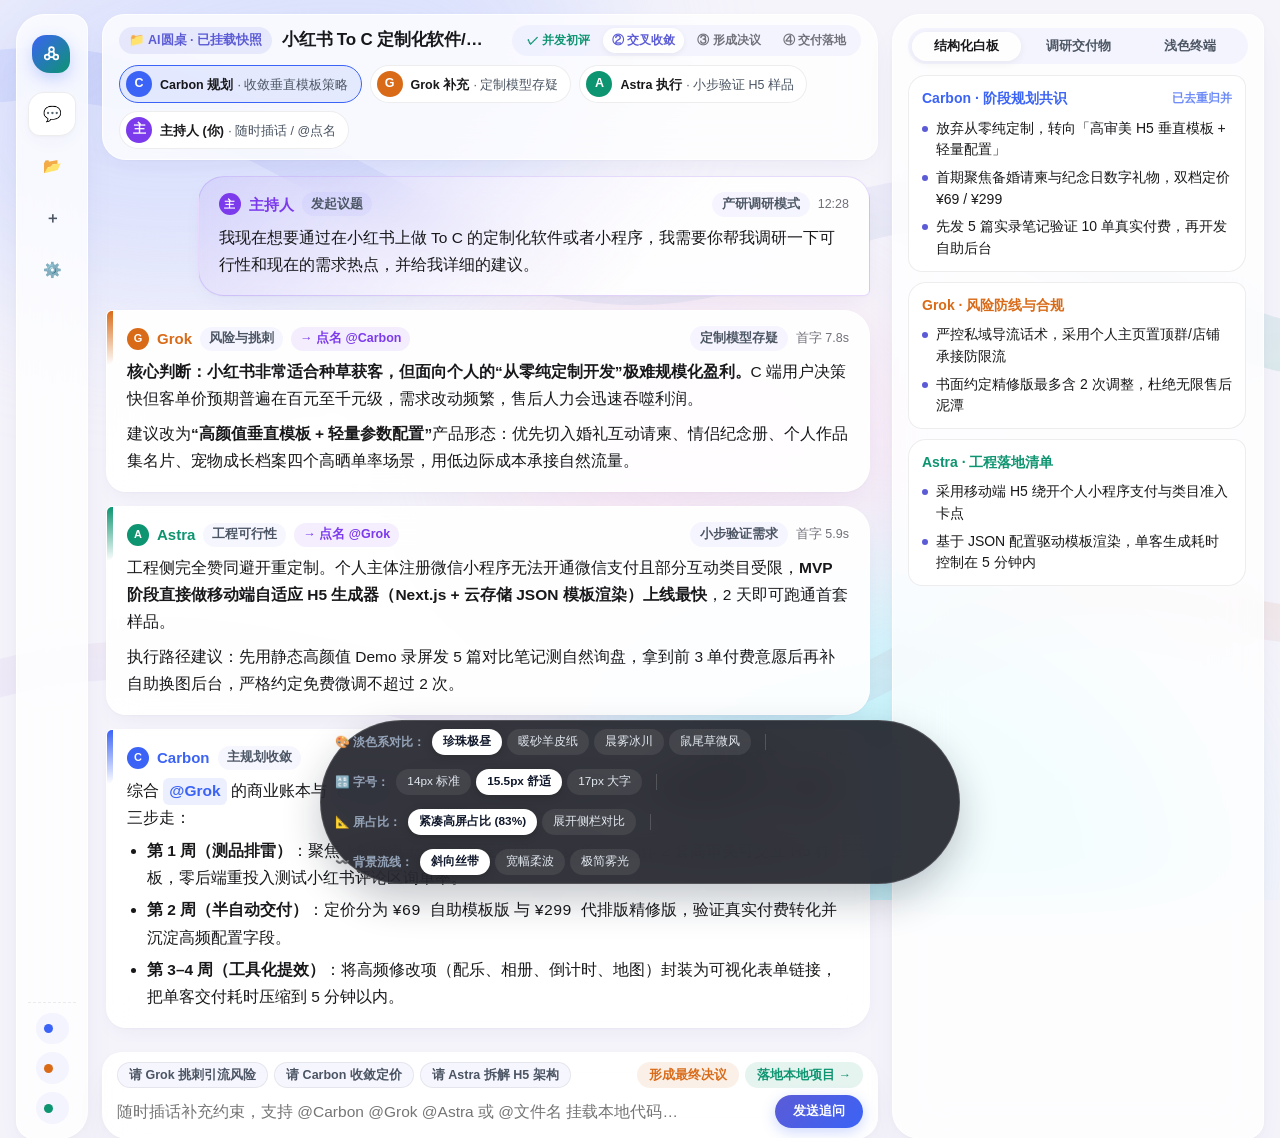
<file: ui_preview.html>
<!DOCTYPE html>
<html lang="zh-CN" data-palette="pearl" data-fontsize="comfort" data-density="compact" data-bgstyle="ribbon">
<head>
  <meta charset="UTF-8" />
  <meta name="viewport" content="width=device-width, initial-scale=1.0" />
  <title>AI圆桌 — 浅色流线型不对称 UI 交互对比预览</title>
  <style>
    /* ==================== 1. 四套浅色主题色系变量 ==================== */
    :root,
    [data-palette="pearl"] {
      --palette-name: "珍珠极昼 · 灵动流体";
      --bg-canvas: #f5f4fb;
      --bg-island: rgba(255, 255, 255, 0.78);
      --bg-island-strong: rgba(255, 255, 255, 0.92);
      --bg-subtle: rgba(99, 102, 241, 0.055);
      --bg-hover: rgba(99, 102, 241, 0.09);
      --bg-code: #eef0f8;
      --border-glass: rgba(255, 255, 255, 0.85);
      --border-hairline: rgba(24, 24, 27, 0.075);
      --border-strong: rgba(99, 102, 241, 0.22);

      --text-main: #18181b;
      --text-sub: #4b5563;
      --text-muted: #71717a;

      --accent: #5b5bd6;
      --accent-soft: rgba(91, 91, 214, 0.11);

      --carbon-c: #3b63f6;
      --carbon-soft: rgba(59, 99, 246, 0.1);
      --grok-c: #d96b18;
      --grok-soft: rgba(217, 107, 24, 0.1);
      --astra-c: #0d9470;
      --astra-soft: rgba(13, 148, 112, 0.1);
      --chair-c: #7c3aed;
      --chair-soft: rgba(124, 58, 237, 0.085);

      --ribbon-a: #c7d2fe;
      --ribbon-b: #a5f3fc;
      --ribbon-c: #fbcfe8;
      --shadow-island: 0 18px 42px -12px rgba(49, 46, 129, 0.08), 0 2px 10px rgba(15, 23, 42, 0.03);
      --shadow-card: 0 8px 24px -8px rgba(49, 46, 129, 0.065), 0 1px 3px rgba(15, 23, 42, 0.03);
    }

    [data-palette="alabaster"] {
      --palette-name: "暖砂羊皮纸 · 人文护眼";
      --bg-canvas: #faf6ef;
      --bg-island: rgba(255, 253, 248, 0.82);
      --bg-island-strong: rgba(255, 253, 250, 0.95);
      --bg-subtle: rgba(180, 83, 9, 0.05);
      --bg-hover: rgba(180, 83, 9, 0.09);
      --bg-code: #f2ece1;
      --border-glass: rgba(255, 255, 255, 0.88);
      --border-hairline: rgba(41, 37, 36, 0.085);
      --border-strong: rgba(194, 65, 12, 0.22);

      --text-main: #1c1917;
      --text-sub: #57534e;
      --text-muted: #78716c;

      --accent: #b45309;
      --accent-soft: rgba(180, 83, 9, 0.11);

      --carbon-c: #3749b8;
      --carbon-soft: rgba(55, 73, 184, 0.09);
      --grok-c: #c2410c;
      --grok-soft: rgba(194, 65, 12, 0.095);
      --astra-c: #0f766e;
      --astra-soft: rgba(15, 118, 110, 0.095);
      --chair-c: #9a3412;
      --chair-soft: rgba(154, 52, 18, 0.08);

      --ribbon-a: #fde68a;
      --ribbon-b: #fed7aa;
      --ribbon-c: #bbf7d0;
      --shadow-island: 0 18px 40px -12px rgba(120, 53, 15, 0.075), 0 2px 8px rgba(28, 25, 23, 0.03);
      --shadow-card: 0 8px 22px -8px rgba(120, 53, 15, 0.06), 0 1px 3px rgba(28, 25, 23, 0.03);
    }

    [data-palette="glacier"] {
      --palette-name: "晨雾冰川 · 冷调科技";
      --bg-canvas: #f1f6fc;
      --bg-island: rgba(255, 255, 255, 0.8);
      --bg-island-strong: rgba(255, 255, 255, 0.94);
      --bg-subtle: rgba(37, 99, 235, 0.05);
      --bg-hover: rgba(37, 99, 235, 0.09);
      --bg-code: #e8eff8;
      --border-glass: rgba(255, 255, 255, 0.9);
      --border-hairline: rgba(15, 23, 42, 0.08);
      --border-strong: rgba(37, 99, 235, 0.22);

      --text-main: #0f172a;
      --text-sub: #475569;
      --text-muted: #64748b;

      --accent: #2563eb;
      --accent-soft: rgba(37, 99, 235, 0.1);

      --carbon-c: #2563eb;
      --carbon-soft: rgba(37, 99, 235, 0.095);
      --grok-c: #d97706;
      --grok-soft: rgba(217, 119, 6, 0.095);
      --astra-c: #0d9488;
      --astra-soft: rgba(13, 148, 136, 0.095);
      --chair-c: #4f46e5;
      --chair-soft: rgba(79, 70, 229, 0.085);

      --ribbon-a: #bae6fd;
      --ribbon-b: #bfdbfe;
      --ribbon-c: #99f6e4;
      --shadow-island: 0 18px 42px -12px rgba(15, 23, 42, 0.075), 0 2px 10px rgba(15, 23, 42, 0.03);
      --shadow-card: 0 8px 22px -8px rgba(15, 23, 42, 0.055), 0 1px 3px rgba(15, 23, 42, 0.025);
    }

    [data-palette="sage"] {
      --palette-name: "鼠尾草微风 · 自然有机";
      --bg-canvas: #eff5f2;
      --bg-island: rgba(251, 254, 252, 0.8);
      --bg-island-strong: rgba(255, 255, 255, 0.93);
      --bg-subtle: rgba(5, 150, 105, 0.055);
      --bg-hover: rgba(5, 150, 105, 0.095);
      --bg-code: #e6efeb;
      --border-glass: rgba(255, 255, 255, 0.88);
      --border-hairline: rgba(20, 40, 32, 0.08);
      --border-strong: rgba(5, 150, 105, 0.22);

      --text-main: #16241e;
      --text-sub: #43574f;
      --text-muted: #687d74;

      --accent: #0d8a63;
      --accent-soft: rgba(13, 138, 99, 0.11);

      --carbon-c: #0284c7;
      --carbon-soft: rgba(2, 132, 199, 0.095);
      --grok-c: #b45309;
      --grok-soft: rgba(180, 83, 9, 0.095);
      --astra-c: #059669;
      --astra-soft: rgba(5, 150, 105, 0.1);
      --chair-c: #4338ca;
      --chair-soft: rgba(67, 56, 202, 0.08);

      --ribbon-a: #a7f3d0;
      --ribbon-b: #bae6fd;
      --ribbon-c: #fde68a;
      --shadow-island: 0 18px 42px -12px rgba(6, 78, 59, 0.075), 0 2px 10px rgba(6, 78, 59, 0.03);
      --shadow-card: 0 8px 22px -8px rgba(6, 78, 59, 0.055), 0 1px 3px rgba(6, 78, 59, 0.025);
    }

    /* ==================== 2. 字号阶梯档位 ==================== */
    [data-fontsize="standard"] {
      --fs-body: 14px;
      --fs-title: 15.5px;
      --fs-card-head: 13.8px;
      --fs-wb: 13px;
      --fs-meta: 11.8px;
    }
    [data-fontsize="comfort"] {
      --fs-body: 15.5px;
      --fs-title: 17px;
      --fs-card-head: 15px;
      --fs-wb: 14px;
      --fs-meta: 12.5px;
    }
    [data-fontsize="large"] {
      --fs-body: 17px;
      --fs-title: 18.5px;
      --fs-card-head: 16.2px;
      --fs-wb: 15px;
      --fs-meta: 13.2px;
    }

    * {
      box-sizing: border-box;
      margin: 0;
      padding: 0;
    }

    body {
      font-family: -apple-system, BlinkMacSystemFont, "SF Pro Text", "PingFang SC", "Hiragino Sans GB", sans-serif;
      background: var(--bg-canvas);
      color: var(--text-main);
      height: 100vh;
      width: 100vw;
      overflow: hidden;
      font-size: var(--fs-body);
      line-height: 1.68;
      -webkit-font-smoothing: antialiased;
      transition: background 0.45s ease, color 0.3s ease;
      position: relative;
    }

    /* ==================== 3. 流线型不对称背景层 ==================== */
    .ambient-stage-bg {
      position: fixed;
      inset: 0;
      z-index: 0;
      pointer-events: none;
      overflow: hidden;
    }

    .ambient-orb {
      position: absolute;
      border-radius: 50%;
      filter: blur(72px);
      opacity: 0.55;
      transition: background 0.8s ease, transform 1.2s ease;
    }

    .orb-1 {
      width: 56vw;
      height: 44vh;
      top: -12vh;
      left: -8vw;
      background: var(--ribbon-a);
      transform: rotate(-12deg);
    }

    .orb-2 {
      width: 48vw;
      height: 50vh;
      bottom: -16vh;
      right: 6vw;
      background: var(--ribbon-b);
      transform: rotate(18deg);
    }

    .orb-3 {
      width: 34vw;
      height: 34vh;
      top: 32vh;
      left: 38vw;
      background: var(--ribbon-c);
      opacity: 0.38;
    }

    .flow-svg {
      position: absolute;
      inset: 0;
      width: 100%;
      height: 100%;
      opacity: 0.72;
      transition: opacity 0.4s ease;
    }

    [data-bgstyle="minimal"] .flow-svg,
    [data-bgstyle="minimal"] .orb-3 {
      opacity: 0;
    }
    [data-bgstyle="minimal"] .ambient-orb {
      opacity: 0.25;
    }

    [data-bgstyle="wave"] .ribbon-stroke {
      stroke-width: 110;
      opacity: 0.28;
    }

    /* ==================== 4. 顶部悬浮设计预览切换器（仅供预览对比） ==================== */
    .preview-dock {
      position: fixed;
      bottom: 16px;
      left: 50%;
      transform: translateX(-50%);
      z-index: 90;
      background: rgba(20, 22, 30, 0.86);
      backdrop-filter: blur(20px);
      -webkit-backdrop-filter: blur(20px);
      color: #f8fafc;
      padding: 8px 14px;
      border-radius: 999px;
      box-shadow: 0 16px 38px rgba(15, 23, 42, 0.24);
      border: 1px solid rgba(255, 255, 255, 0.14);
      display: flex;
      align-items: center;
      gap: 14px;
      flex-wrap: wrap;
      max-width: 96vw;
      font-size: 12px;
    }

    .dock-group {
      display: flex;
      align-items: center;
      gap: 5px;
    }

    .dock-label {
      color: #94a3b8;
      font-weight: 600;
      margin-right: 2px;
      white-space: nowrap;
    }

    .dock-pill {
      background: rgba(255, 255, 255, 0.08);
      color: #e2e8f0;
      border: 1px solid transparent;
      border-radius: 999px;
      padding: 4px 10px;
      font-size: 11.8px;
      font-weight: 500;
      cursor: pointer;
      transition: all 0.16s ease;
      white-space: nowrap;
    }

    .dock-pill:hover {
      background: rgba(255, 255, 255, 0.16);
    }

    .dock-pill.active {
      background: #ffffff;
      color: #0f172a;
      font-weight: 700;
      box-shadow: 0 2px 8px rgba(0, 0, 0, 0.2);
    }

    .dock-sep {
      width: 1px;
      height: 16px;
      background: rgba(255, 255, 255, 0.16);
    }

    .dock-toggle-hide {
      background: transparent;
      border: none;
      color: #94a3b8;
      cursor: pointer;
      font-size: 11.5px;
      padding: 2px 6px;
    }
    .dock-toggle-hide:hover { color: #fff; }

    /* ==================== 5. 不对称悬浮三岛工作台骨架 ==================== */
    .studio-shell {
      position: relative;
      z-index: 2;
      display: grid;
      grid-template-columns: 72px minmax(0, 1fr) 372px;
      gap: 14px;
      padding: 14px 16px 70px;
      height: 100vh;
      width: 100vw;
      transition: grid-template-columns 0.28s cubic-bezier(0.22, 1, 0.36, 1);
    }

    [data-density="expanded"] .studio-shell {
      grid-template-columns: 256px minmax(0, 1fr) 372px;
    }

    /* 左侧悬浮胶囊岛：不对称流线圆角 */
    .nav-island {
      background: var(--bg-island);
      backdrop-filter: blur(22px);
      -webkit-backdrop-filter: blur(22px);
      border: 1px solid var(--border-glass);
      box-shadow: var(--shadow-island);
      border-radius: 28px 16px 28px 18px;
      padding: 14px 11px;
      display: flex;
      flex-direction: column;
      gap: 14px;
      overflow: hidden;
      transition: all 0.28s ease;
    }

    .brand-row {
      display: flex;
      align-items: center;
      gap: 10px;
      padding: 2px 4px;
    }

    .brand-gem {
      width: 38px;
      height: 38px;
      border-radius: 14px 18px 12px 18px;
      background: linear-gradient(135deg, var(--carbon-c), var(--astra-c));
      color: #fff;
      display: flex;
      align-items: center;
      justify-content: center;
      flex-shrink: 0;
      box-shadow: 0 6px 16px rgba(59, 99, 246, 0.25);
      cursor: pointer;
    }

    .brand-meta {
      white-space: nowrap;
      overflow: hidden;
      opacity: 0;
      width: 0;
      transition: opacity 0.2s ease;
    }

    [data-density="expanded"] .brand-meta {
      opacity: 1;
      width: auto;
    }

    .brand-name {
      font-weight: 800;
      font-size: 16px;
      letter-spacing: -0.2px;
    }

    .brand-tag {
      font-size: 11px;
      color: var(--text-muted);
    }

    /* 紧凑图标轨按钮 */
    .rail-stack {
      display: flex;
      flex-direction: column;
      gap: 8px;
    }

    .rail-item {
      display: flex;
      align-items: center;
      gap: 10px;
      padding: 9px 11px;
      border-radius: 16px 12px 16px 12px;
      background: transparent;
      border: 1px solid transparent;
      color: var(--text-sub);
      cursor: pointer;
      transition: all 0.16s ease;
      text-align: left;
      font-size: var(--fs-meta);
      font-weight: 600;
      white-space: nowrap;
    }

    .rail-item:hover {
      background: var(--bg-hover);
      color: var(--text-main);
    }

    .rail-item.active {
      background: var(--bg-island-strong);
      border-color: var(--border-hairline);
      color: var(--accent);
      box-shadow: var(--shadow-card);
    }

    .rail-icon {
      width: 24px;
      height: 24px;
      display: inline-flex;
      align-items: center;
      justify-content: center;
      flex-shrink: 0;
      font-size: 15px;
    }

    .rail-text {
      opacity: 0;
      width: 0;
      overflow: hidden;
      transition: opacity 0.18s ease;
    }

    [data-density="expanded"] .rail-text {
      opacity: 1;
      width: auto;
    }

    .rail-cli-dots {
      margin-top: auto;
      padding-top: 10px;
      border-top: 1px dashed var(--border-hairline);
      display: flex;
      flex-direction: column;
      gap: 8px;
      align-items: center;
    }

    [data-density="expanded"] .rail-cli-dots {
      align-items: stretch;
    }

    .mini-cli-pill {
      display: flex;
      align-items: center;
      gap: 8px;
      padding: 6px 8px;
      border-radius: 999px;
      background: var(--bg-subtle);
      font-size: 11.8px;
      color: var(--text-sub);
      white-space: nowrap;
      overflow: hidden;
    }

    .status-dot {
      width: 9px;
      height: 9px;
      border-radius: 50%;
      flex-shrink: 0;
    }

    /* ==================== 6. 中央主舞台（高屏占比无框通透流） ==================== */
    .main-stage {
      display: flex;
      flex-direction: column;
      min-width: 0;
      height: 100%;
      gap: 10px;
    }

    /* 顶部流线型一体式导航胶囊（二合一压缩高度！） */
    .stage-ribbon-bar {
      background: var(--bg-island);
      backdrop-filter: blur(22px);
      -webkit-backdrop-filter: blur(22px);
      border: 1px solid var(--border-glass);
      box-shadow: var(--shadow-card);
      border-radius: 22px 30px 18px 24px;
      padding: 10px 16px;
      display: flex;
      flex-direction: column;
      gap: 9px;
    }

    .ribbon-top-line {
      display: flex;
      align-items: center;
      justify-content: space-between;
      gap: 14px;
    }

    .topic-cluster {
      display: flex;
      align-items: center;
      gap: 10px;
      min-width: 0;
      flex: 1;
    }

    .ws-chip {
      display: inline-flex;
      align-items: center;
      gap: 5px;
      padding: 3px 10px;
      border-radius: 999px;
      background: var(--accent-soft);
      color: var(--accent);
      font-size: var(--fs-meta);
      font-weight: 700;
      white-space: nowrap;
      cursor: pointer;
    }

    .topic-title {
      font-size: var(--fs-title);
      font-weight: 750;
      white-space: nowrap;
      overflow: hidden;
      text-overflow: ellipsis;
      letter-spacing: -0.2px;
    }

    /* 内嵌式轻量四阶段胶囊 */
    .inline-stepper {
      display: inline-flex;
      align-items: center;
      gap: 4px;
      background: var(--bg-subtle);
      padding: 3px 6px;
      border-radius: 999px;
      flex-shrink: 0;
    }

    .st-pill {
      font-size: 11.8px;
      padding: 2.5px 9px;
      border-radius: 999px;
      color: var(--text-muted);
      font-weight: 600;
      white-space: nowrap;
    }

    .st-pill.done {
      color: var(--astra-c);
    }

    .st-pill.active {
      background: var(--bg-island-strong);
      color: var(--accent);
      box-shadow: 0 2px 6px rgba(0, 0, 0, 0.06);
    }

    /* 单行流线型圆桌跑道（紧凑态仅 40px 高；展开态恢复大卡对比） */
    .seats-track {
      display: flex;
      align-items: center;
      gap: 8px;
      flex-wrap: wrap;
    }

    [data-density="expanded"] .seats-track {
      display: grid;
      grid-template-columns: repeat(4, minmax(0, 1fr));
    }

    .seat-pill {
      display: inline-flex;
      align-items: center;
      gap: 8px;
      padding: 5px 12px 5px 6px;
      border-radius: 999px;
      background: var(--bg-island-strong);
      border: 1px solid var(--border-hairline);
      cursor: pointer;
      transition: all 0.2s ease;
      min-width: 0;
    }

    [data-density="expanded"] .seat-pill {
      border-radius: 16px 22px 16px 14px;
      padding: 10px 12px;
    }

    .seat-pill:hover {
      transform: translateY(-1px);
      border-color: var(--border-strong);
    }

    .seat-pill.speaking-carbon {
      background: var(--carbon-soft);
      border-color: var(--carbon-c);
    }
    .seat-pill.speaking-grok {
      background: var(--grok-soft);
      border-color: var(--grok-c);
    }
    .seat-pill.speaking-astra {
      background: var(--astra-soft);
      border-color: var(--astra-c);
    }

    .seat-badge-avatar {
      width: 26px;
      height: 26px;
      border-radius: 50%;
      color: #fff;
      font-weight: 700;
      font-size: 12.5px;
      display: inline-flex;
      align-items: center;
      justify-content: center;
      flex-shrink: 0;
    }

    .av-carbon { background: var(--carbon-c); }
    .av-grok { background: var(--grok-c); }
    .av-astra { background: var(--astra-c); }
    .av-chair { background: var(--chair-c); }

    .seat-pill-name {
      font-weight: 700;
      font-size: var(--fs-meta);
      white-space: nowrap;
    }

    .seat-pill-state {
      font-size: var(--fs-meta);
      color: var(--text-sub);
      white-space: nowrap;
      overflow: hidden;
      text-overflow: ellipsis;
    }

    .seat-extra-tele {
      display: none;
      font-size: 11px;
      color: var(--text-muted);
    }

    [data-density="expanded"] .seat-extra-tele {
      display: block;
    }

    /* ==================== 7. 发言阅读流（核心屏占比提升至 82%+） ==================== */
    .stream-viewport {
      flex: 1;
      min-height: 0;
      overflow-y: auto;
      padding: 6px 8px 14px 4px;
      display: flex;
      flex-direction: column;
      gap: 14px;
    }

    .stream-viewport::-webkit-scrollbar { width: 6px; }
    .stream-viewport::-webkit-scrollbar-thumb {
      background: rgba(100, 116, 139, 0.22);
      border-radius: 99px;
    }

    /* 不对称流线型消息卡片 */
    .msg-bubble {
      position: relative;
      max-width: 920px;
      background: var(--bg-island-strong);
      backdrop-filter: blur(16px);
      border: 1px solid var(--border-glass);
      box-shadow: var(--shadow-card);
      padding: 15px 20px 16px;
      /* 左上小锐角锚定头像，右侧与右下大流线圆角舒展 */
      border-radius: 6px 26px 26px 20px;
      overflow: hidden;
      transition: transform 0.18s ease, box-shadow 0.18s ease;
    }

    .msg-bubble:hover {
      box-shadow: var(--shadow-island);
    }

    /* 主持人卡片反向不对称对齐，视觉节奏立分 */
    .msg-bubble.from-chair {
      align-self: flex-end;
      width: min(88%, 820px);
      background: linear-gradient(135deg, var(--chair-soft), var(--bg-island-strong) 68%);
      border-radius: 26px 24px 6px 26px;
      border-color: rgba(124, 58, 237, 0.18);
    }

    /* 斜切流线色翼（替代传统呆板的竖直左边框） */
    .msg-wing {
      position: absolute;
      top: 0;
      left: 0;
      width: 6px;
      height: 54px;
      border-radius: 0 0 12px 0;
    }

    .wing-carbon { background: linear-gradient(180deg, var(--carbon-c), transparent); }
    .wing-grok { background: linear-gradient(180deg, var(--grok-c), transparent); }
    .wing-astra { background: linear-gradient(180deg, var(--astra-c), transparent); }

    .msg-top {
      display: flex;
      align-items: center;
      justify-content: space-between;
      gap: 10px;
      margin-bottom: 8px;
      flex-wrap: wrap;
    }

    .msg-who {
      display: flex;
      align-items: center;
      gap: 8px;
    }

    .who-name {
      font-size: var(--fs-card-head);
      font-weight: 750;
    }

    .c-carbon { color: var(--carbon-c); }
    .c-grok { color: var(--grok-c); }
    .c-astra { color: var(--astra-c); }
    .c-chair { color: var(--chair-c); }

    .role-pill {
      font-size: var(--fs-meta);
      padding: 1.5px 9px;
      border-radius: 999px;
      background: var(--bg-subtle);
      color: var(--text-sub);
      font-weight: 600;
    }

    .target-pill {
      font-size: var(--fs-meta);
      padding: 1.5px 9px;
      border-radius: 999px;
      background: var(--chair-soft);
      color: var(--chair-c);
      font-weight: 600;
    }

    .msg-meta-info {
      font-size: var(--fs-meta);
      color: var(--text-muted);
      display: flex;
      align-items: center;
      gap: 8px;
    }

    .summary-chip {
      padding: 2px 10px;
      border-radius: 999px;
      background: var(--bg-subtle);
      color: var(--text-sub);
      font-weight: 600;
    }

    .msg-content {
      font-size: var(--fs-body);
      color: var(--text-main);
      line-height: 1.74;
    }

    .msg-content p + p {
      margin-top: 8px;
    }

    .msg-content ul {
      margin-top: 6px;
      padding-left: 20px;
      display: flex;
      flex-direction: column;
      gap: 5px;
    }

    .mention-inline {
      display: inline-block;
      padding: 0 6px;
      border-radius: 6px;
      background: var(--carbon-soft);
      color: var(--carbon-c);
      font-weight: 650;
    }

    /* ==================== 8. 底部悬浮流线输入舱 ==================== */
    .composer-capsule {
      background: var(--bg-island-strong);
      backdrop-filter: blur(22px);
      border: 1px solid var(--border-glass);
      box-shadow: var(--shadow-island);
      border-radius: 20px 28px 22px 26px;
      padding: 9px 14px 10px;
      display: flex;
      flex-direction: column;
      gap: 7px;
    }

    .composer-bar-top {
      display: flex;
      align-items: center;
      justify-content: space-between;
      gap: 8px;
      flex-wrap: wrap;
    }

    .quick-cues {
      display: flex;
      align-items: center;
      gap: 6px;
      flex-wrap: wrap;
    }

    .soft-chip-btn {
      background: var(--bg-subtle);
      border: 1px solid var(--border-hairline);
      color: var(--text-sub);
      padding: 3.5px 11px;
      border-radius: 999px;
      font-size: var(--fs-meta);
      font-weight: 600;
      cursor: pointer;
      transition: all 0.15s ease;
    }

    .soft-chip-btn:hover {
      background: var(--bg-hover);
      color: var(--text-main);
    }

    .soft-chip-btn.gold {
      background: var(--grok-soft);
      color: var(--grok-c);
      border-color: transparent;
    }

    .soft-chip-btn.emerald {
      background: var(--astra-soft);
      color: var(--astra-c);
      border-color: transparent;
    }

    .composer-input-row {
      display: flex;
      align-items: center;
      gap: 10px;
    }

    .composer-input {
      flex: 1;
      border: none;
      background: transparent;
      color: var(--text-main);
      font-size: var(--fs-body);
      outline: none;
      font-family: inherit;
    }

    .send-pill-btn {
      background: linear-gradient(135deg, var(--accent), var(--carbon-c));
      color: #fff;
      border: none;
      padding: 8px 18px;
      border-radius: 999px;
      font-size: var(--fs-meta);
      font-weight: 700;
      cursor: pointer;
      box-shadow: 0 4px 14px rgba(59, 99, 246, 0.25);
    }

    /* ==================== 9. 右侧不对称磨砂抽屉岛 ==================== */
    .workbench-island {
      background: var(--bg-island);
      backdrop-filter: blur(24px);
      -webkit-backdrop-filter: blur(24px);
      border: 1px solid var(--border-glass);
      box-shadow: var(--shadow-island);
      border-radius: 28px 16px 18px 28px;
      padding: 13px 15px;
      display: flex;
      flex-direction: column;
      gap: 11px;
      overflow: hidden;
    }

    .wb-segmented {
      display: grid;
      grid-template-columns: repeat(3, 1fr);
      background: var(--bg-subtle);
      padding: 3.5px;
      border-radius: 999px;
      gap: 3px;
    }

    .wb-seg-btn {
      border: none;
      background: transparent;
      color: var(--text-sub);
      padding: 6px 6px;
      border-radius: 999px;
      font-size: var(--fs-meta);
      font-weight: 650;
      cursor: pointer;
      transition: all 0.15s ease;
    }

    .wb-seg-btn.active {
      background: var(--bg-island-strong);
      color: var(--text-main);
      box-shadow: 0 2px 8px rgba(0, 0, 0, 0.06);
    }

    .wb-scroll {
      flex: 1;
      overflow-y: auto;
      display: flex;
      flex-direction: column;
      gap: 10px;
      padding-right: 2px;
    }

    .wb-section-card {
      background: var(--bg-island-strong);
      border: 1px solid var(--border-hairline);
      border-radius: 18px 12px 18px 14px;
      padding: 11px 13px;
      display: flex;
      flex-direction: column;
      gap: 7px;
    }

    .wb-sec-head {
      display: flex;
      align-items: center;
      justify-content: space-between;
      font-size: var(--fs-wb);
      font-weight: 750;
    }

    .wb-clean-list {
      list-style: none;
      display: flex;
      flex-direction: column;
      gap: 6px;
      font-size: var(--fs-wb);
      color: var(--text-main);
      line-height: 1.55;
    }

    .wb-clean-list li {
      position: relative;
      padding-left: 14px;
    }

    .wb-clean-list li::before {
      content: "";
      position: absolute;
      left: 0;
      top: 8px;
      width: 6px;
      height: 6px;
      border-radius: 50%;
      background: var(--accent);
    }

    /* 浅色柔和终端与代码 Diff（告别刺眼黑块！） */
    .light-term-card {
      background: var(--bg-code);
      border: 1px solid var(--border-hairline);
      border-radius: 16px;
      padding: 11px 13px;
      font-family: ui-monospace, SFMono-Regular, Menlo, monospace;
      font-size: 12.5px;
      color: var(--text-main);
      line-height: 1.6;
      display: flex;
      flex-direction: column;
      gap: 6px;
    }

    .term-head-row {
      display: flex;
      align-items: center;
      justify-content: space-between;
      font-size: 11.5px;
      color: var(--text-muted);
      padding-bottom: 5px;
      border-bottom: 1px solid var(--border-hairline);
    }

    .diff-line-add {
      background: rgba(16, 185, 129, 0.14);
      color: #065f46;
      padding: 1px 6px;
      border-radius: 4px;
      display: block;
    }

    .diff-line-del {
      background: rgba(239, 68, 68, 0.12);
      color: #991b1b;
      padding: 1px 6px;
      border-radius: 4px;
      display: block;
    }

    .hidden { display: none !important; }
  </style>
</head>
<body>
  <!-- 流线型不对称动态背景 -->
  <div class="ambient-stage-bg" aria-hidden="true">
    <div class="ambient-orb orb-1" id="orb1"></div>
    <div class="ambient-orb orb-2" id="orb2"></div>
    <div class="ambient-orb orb-3"></div>
    <svg class="flow-svg" viewBox="0 0 1600 1000" preserveAspectRatio="none">
      <defs>
        <linearGradient id="ribbonGrad1" x1="0%" y1="0%" x2="100%" y2="100%">
          <stop offset="0%" stop-color="var(--carbon-c)" stop-opacity="0.14" />
          <stop offset="52%" stop-color="var(--accent)" stop-opacity="0.08" />
          <stop offset="100%" stop-color="var(--astra-c)" stop-opacity="0.15" />
        </linearGradient>
        <linearGradient id="ribbonGrad2" x1="100%" y1="0%" x2="0%" y2="100%">
          <stop offset="0%" stop-color="var(--grok-c)" stop-opacity="0.11" />
          <stop offset="100%" stop-color="var(--chair-c)" stop-opacity="0.06" />
        </linearGradient>
      </defs>
      <!-- 不对称斜向流体丝带 -->
      <path class="ribbon-stroke" d="M -140,120 C 310,-60 540,470 1020,260 C 1340,120 1510,490 1760,360" fill="none" stroke="url(#ribbonGrad1)" stroke-width="58" stroke-linecap="round" />
      <path class="ribbon-stroke" d="M -90,780 C 380,610 690,980 1160,720 C 1410,580 1560,740 1720,680" fill="none" stroke="url(#ribbonGrad2)" stroke-width="42" stroke-linecap="round" />
    </svg>
  </div>

  <!-- 主工作台三悬浮岛布局 -->
  <div class="studio-shell">
    <!-- 左侧悬浮胶囊导航轨（会议进行中默认收窄释放横向屏占比） -->
    <aside class="nav-island">
      <div class="brand-row" id="toggleExpandRail" title="点击切换左侧栏展开/紧凑态">
        <div class="brand-gem">
          <svg viewBox="0 0 24 24" width="19" height="19" fill="none" stroke="currentColor" stroke-width="2.2">
            <circle cx="12" cy="7" r="3"></circle>
            <circle cx="6.5" cy="16.5" r="3"></circle>
            <circle cx="17.5" cy="16.5" r="3"></circle>
            <path d="M9.8 9.2L8 13.8M14.2 9.2L16 13.8M9.5 16.5h5"></path>
          </svg>
        </div>
        <div class="brand-meta">
          <div class="brand-name">AI圆桌</div>
          <div class="brand-tag">Fluid Light Studio</div>
        </div>
      </div>

      <div class="rail-stack">
        <button class="rail-item active" title="当前圆桌讨论">
          <span class="rail-icon">💬</span>
          <span class="rail-text">小红书 ToC 调研</span>
        </button>
        <button class="rail-item" title="切换本地项目工作区（支持自动注入目录快照）">
          <span class="rail-icon">📂</span>
          <span class="rail-text">绑定本地项目</span>
        </button>
        <button class="rail-item" title="开启新圆桌会议">
          <span class="rail-icon">＋</span>
          <span class="rail-text">新建圆桌议题</span>
        </button>
        <button class="rail-item" title="模型与单 CLI 多席位驱动配置">
          <span class="rail-icon">⚙️</span>
          <span class="rail-text">驱动与档位配置</span>
        </button>
      </div>

      <div class="rail-cli-dots" title="已连接引擎状态">
        <div class="mini-cli-pill">
          <span class="status-dot" style="background: var(--carbon-c)"></span>
          <span class="rail-text">Carbon · agy (high)</span>
        </div>
        <div class="mini-cli-pill">
          <span class="status-dot" style="background: var(--grok-c)"></span>
          <span class="rail-text">Grok · 同源/独立驱动</span>
        </div>
        <div class="mini-cli-pill">
          <span class="status-dot" style="background: var(--astra-c)"></span>
          <span class="rail-text">Astra · 本地项目写权限</span>
        </div>
      </div>
    </aside>

    <!-- 中央通透高屏占比主舞台 -->
    <main class="main-stage">
      <header class="stage-ribbon-bar">
        <div class="ribbon-top-line">
          <div class="topic-cluster">
            <span class="ws-chip" title="已注入本地项目目录快照">📁 AI圆桌 · 已挂载快照</span>
            <h1 class="topic-title">小红书 To C 定制化软件/小程序可行性与需求热点调研</h1>
          </div>
          <div class="inline-stepper">
            <span class="st-pill done">✓ 并发初评</span>
            <span class="st-pill active">② 交叉收敛</span>
            <span class="st-pill">③ 形成决议</span>
            <span class="st-pill">④ 交付落地</span>
          </div>
        </div>

        <!-- 流线型单行席位跑道（点击席位可体验背景流体随发言人变色！） -->
        <div class="seats-track">
          <div class="seat-pill speaking-carbon" data-seat-focus="carbon">
            <span class="seat-badge-avatar av-carbon">C</span>
            <div>
              <span class="seat-pill-name">Carbon 规划</span>
              <span class="seat-pill-state">· 收敛垂直模板策略</span>
              <div class="seat-extra-tele">gemini-4-carbon · 首字 6.2s</div>
            </div>
          </div>

          <div class="seat-pill" data-seat-focus="grok">
            <span class="seat-badge-avatar av-grok">G</span>
            <div>
              <span class="seat-pill-name">Grok 补充</span>
              <span class="seat-pill-state">· 定制模型存疑</span>
              <div class="seat-extra-tele">红队挑刺视角 · 首字 7.8s</div>
            </div>
          </div>

          <div class="seat-pill" data-seat-focus="astra">
            <span class="seat-badge-avatar av-astra">A</span>
            <div>
              <span class="seat-pill-name">Astra 执行</span>
              <span class="seat-pill-state">· 小步验证 H5 样品</span>
              <div class="seat-extra-tele">工程评估视角 · 首字 5.9s</div>
            </div>
          </div>

          <div class="seat-pill" data-seat-focus="chair">
            <span class="seat-badge-avatar av-chair">主</span>
            <div>
              <span class="seat-pill-name">主持人 (你)</span>
              <span class="seat-pill-state">· 随时插话 / @点名</span>
              <div class="seat-extra-tele">主导收敛方向</div>
            </div>
          </div>
        </div>
      </header>

      <!-- 核心发言阅读区（放大字号 + 充足呼吸留白 + 异形不对称卡片） -->
      <section class="stream-viewport">
        <article class="msg-bubble from-chair">
          <div class="msg-top">
            <div class="msg-who">
              <span class="seat-badge-avatar av-chair" style="width:22px;height:22px;font-size:11px;">主</span>
              <span class="who-name c-chair">主持人</span>
              <span class="role-pill">发起议题</span>
            </div>
            <div class="msg-meta-info">
              <span class="summary-chip">产研调研模式</span>
              <span>12:28</span>
            </div>
          </div>
          <div class="msg-content">
            <p>我现在想要通过在小红书上做 To C 的定制化软件或者小程序，我需要你帮我调研一下可行性和现在的需求热点，并给我详细的建议。</p>
          </div>
        </article>

        <article class="msg-bubble">
          <div class="msg-wing wing-grok"></div>
          <div class="msg-top">
            <div class="msg-who">
              <span class="seat-badge-avatar av-grok" style="width:22px;height:22px;font-size:11px;">G</span>
              <span class="who-name c-grok">Grok</span>
              <span class="role-pill">风险与挑刺</span>
              <span class="target-pill">→ 点名 @Carbon</span>
            </div>
            <div class="msg-meta-info">
              <span class="summary-chip">定制模型存疑</span>
              <span>首字 7.8s</span>
            </div>
          </div>
          <div class="msg-content">
            <p><strong>核心判断：小红书非常适合种草获客，但面向个人的“从零纯定制开发”极难规模化盈利。</strong>C 端用户决策快但客单价预期普遍在百元至千元级，需求改动频繁，售后人力会迅速吞噬利润。</p>
            <p>建议改为<strong>“高颜值垂直模板 + 轻量参数配置”</strong>产品形态：优先切入婚礼互动请柬、情侣纪念册、个人作品集名片、宠物成长档案四个高晒单率场景，用低边际成本承接自然流量。</p>
          </div>
        </article>

        <article class="msg-bubble">
          <div class="msg-wing wing-astra"></div>
          <div class="msg-top">
            <div class="msg-who">
              <span class="seat-badge-avatar av-astra" style="width:22px;height:22px;font-size:11px;">A</span>
              <span class="who-name c-astra">Astra</span>
              <span class="role-pill">工程可行性</span>
              <span class="target-pill">→ 点名 @Grok</span>
            </div>
            <div class="msg-meta-info">
              <span class="summary-chip">小步验证需求</span>
              <span>首字 5.9s</span>
            </div>
          </div>
          <div class="msg-content">
            <p>工程侧完全赞同避开重定制。个人主体注册微信小程序无法开通微信支付且部分互动类目受限，<strong>MVP 阶段直接做移动端自适应 H5 生成器（Next.js + 云存储 JSON 模板渲染）上线最快</strong>，2 天即可跑通首套样品。</p>
            <p>执行路径建议：先用静态高颜值 Demo 录屏发 5 篇对比笔记测自然询盘，拿到前 3 单付费意愿后再补自助换图后台，严格约定免费微调不超过 2 次。</p>
          </div>
        </article>

        <article class="msg-bubble">
          <div class="msg-wing wing-carbon"></div>
          <div class="msg-top">
            <div class="msg-who">
              <span class="seat-badge-avatar av-carbon" style="width:22px;height:22px;font-size:11px;">C</span>
              <span class="who-name c-carbon">Carbon</span>
              <span class="role-pill">主规划收敛</span>
            </div>
            <div class="msg-meta-info">
              <span class="summary-chip">三阶段落地方案</span>
              <span>首字 6.2s</span>
            </div>
          </div>
          <div class="msg-content">
            <p>综合 <span class="mention-inline">@Grok</span> 的商业账本与 <span class="mention-inline">@Astra</span> 的资质边界，我们将方案收敛为<strong>「C 端视觉微定制 SaaS 模板」</strong>三步走：</p>
            <ul>
              <li><strong>第 1 周（测品排雷）</strong>：聚焦「备婚电子请柬 / 恋爱时间轴」双赛道，制作 2 套高审美可交互 H5 样板，零后端重投入测试小红书评论区询单率。</li>
              <li><strong>第 2 周（半自动交付）</strong>：定价分为 <code>¥69 自助模板版</code> 与 <code>¥299 代排版精修版</code>，验证真实付费转化并沉淀高频配置字段。</li>
              <li><strong>第 3–4 周（工具化提效）</strong>：将高频修改项（配乐、相册、倒计时、地图）封装为可视化表单链接，把单客交付耗时压缩到 5 分钟以内。</li>
            </ul>
          </div>
        </article>
      </section>

      <!-- 底部流线输入舱 -->
      <footer class="composer-capsule">
        <div class="composer-bar-top">
          <div class="quick-cues">
            <button class="soft-chip-btn">请 Grok 挑刺引流风险</button>
            <button class="soft-chip-btn">请 Carbon 收敛定价</button>
            <button class="soft-chip-btn">请 Astra 拆解 H5 架构</button>
          </div>
          <div class="quick-cues">
            <button class="soft-chip-btn gold">形成最终决议</button>
            <button class="soft-chip-btn emerald">落地本地项目 →</button>
          </div>
        </div>
        <div class="composer-input-row">
          <input class="composer-input" type="text" placeholder="随时插话补充约束，支持 @Carbon @Grok @Astra 或 @文件名 挂载本地代码…" />
          <button class="send-pill-btn">发送追问</button>
        </div>
      </footer>
    </main>

    <!-- 右侧不对称磨砂白板与双模态交付抽屉 -->
    <aside class="workbench-island">
      <div class="wb-segmented" id="wbTabs">
        <button class="wb-seg-btn active" data-wbtab="board">结构化白板</button>
        <button class="wb-seg-btn" data-wbtab="report">调研交付物</button>
        <button class="wb-seg-btn" data-wbtab="term">浅色终端</button>
      </div>

      <!-- 视图 1：结构化干净白板（无废话截断） -->
      <div class="wb-scroll" id="wbPane-board">
        <div class="wb-section-card">
          <div class="wb-sec-head c-carbon">
            <span>Carbon · 阶段规划共识</span>
            <span style="font-size:11.5px;opacity:0.75;">已去重归并</span>
          </div>
          <ul class="wb-clean-list">
            <li>放弃从零纯定制，转向「高审美 H5 垂直模板 + 轻量配置」</li>
            <li>首期聚焦备婚请柬与纪念日数字礼物，双档定价 ¥69 / ¥299</li>
            <li>先发 5 篇实录笔记验证 10 单真实付费，再开发自助后台</li>
          </ul>
        </div>

        <div class="wb-section-card">
          <div class="wb-sec-head c-grok">
            <span>Grok · 风险防线与合规</span>
          </div>
          <ul class="wb-clean-list">
            <li>严控私域导流话术，采用个人主页置顶群/店铺承接防限流</li>
            <li>书面约定精修版最多含 2 次调整，杜绝无限售后泥潭</li>
          </ul>
        </div>

        <div class="wb-section-card">
          <div class="wb-sec-head c-astra">
            <span>Astra · 工程落地清单</span>
          </div>
          <ul class="wb-clean-list">
            <li>采用移动端 H5 绕开个人小程序支付与类目准入卡点</li>
            <li>基于 JSON 配置驱动模板渲染，单客生成耗时控制在 5 分钟内</li>
          </ul>
        </div>
      </div>

      <!-- 视图 2：产研调研文档视图 -->
      <div class="wb-scroll hidden" id="wbPane-report">
        <div class="wb-section-card">
          <div class="wb-sec-head" style="color: var(--accent);">
            <span>📄 可行性调研决议书 (.md)</span>
          </div>
          <p style="font-size: var(--fs-wb); color: var(--text-sub);">
            针对非写代码类的商业/产品调研议题，直接生成可一键导出的结构化方案书，无需强跳转代码 Diff：
          </p>
          <ul class="wb-clean-list">
            <li><strong>赛道评级</strong>：纯定制 ★☆☆☆☆ ｜ 垂直微定制模板 ★★★★☆</li>
            <li><strong>获客漏斗</strong>：小红书视觉对比视频 → 置顶店铺自动发卡 → 表单自助生成 H5</li>
            <li><strong>回本测算</strong>：首套模板研发约 16 小时，售出 15 份 ¥69 自助版即覆盖冷启动成本</li>
          </ul>
        </div>
      </div>

      <!-- 视图 3：浅色磨砂终端与代码 Diff（不再是突兀黑块） -->
      <div class="wb-scroll hidden" id="wbPane-term">
        <div class="light-term-card">
          <div class="term-head-row">
            <span>● ● ●  astra · worktree 安全沙箱</span>
            <span>本地项目直连</span>
          </div>
          <div>$ agy --model gemini-4-carbon --effort high</div>
          <div style="color: var(--astra-c);">✔ 已读取本地项目目录树快照 (28 files)</div>
          <div>▶ 正在生成模板配置 Schema 与预览路由...</div>
        </div>

        <div class="light-term-card">
          <div class="term-head-row">
            <span>Git Diff 预览</span>
            <span>+18 / -3</span>
          </div>
          <span class="diff-line-del">- const discussCwd = "~/.ai-roundtable/discuss_sandbox";</span>
          <span class="diff-line-add">+ const projectSnapshot = buildWorkspaceSummary(session.workspaceDir);</span>
          <span class="diff-line-add">+ const seatKey = `${session.id}:${seat.roleId}`;</span>
        </div>
      </div>
    </aside>
  </div>

  <!-- 底部悬浮交互对比控制台 -->
  <div class="preview-dock" id="previewDock">
    <div class="dock-group">
      <span class="dock-label">🎨 淡色系对比：</span>
      <button class="dock-pill active" data-set-palette="pearl">珍珠极昼</button>
      <button class="dock-pill" data-set-palette="alabaster">暖砂羊皮纸</button>
      <button class="dock-pill" data-set-palette="glacier">晨雾冰川</button>
      <button class="dock-pill" data-set-palette="sage">鼠尾草微风</button>
    </div>
    <span class="dock-sep"></span>
    <div class="dock-group">
      <span class="dock-label">🔠 字号：</span>
      <button class="dock-pill" data-set-fs="standard">14px 标准</button>
      <button class="dock-pill active" data-set-fs="comfort">15.5px 舒适</button>
      <button class="dock-pill" data-set-fs="large">17px 大字</button>
    </div>
    <span class="dock-sep"></span>
    <div class="dock-group">
      <span class="dock-label">📐 屏占比：</span>
      <button class="dock-pill active" data-set-density="compact">紧凑高屏占比 (83%)</button>
      <button class="dock-pill" data-set-density="expanded">展开侧栏对比</button>
    </div>
    <span class="dock-sep"></span>
    <div class="dock-group">
      <span class="dock-label">〰️ 背景流线：</span>
      <button class="dock-pill active" data-set-bg="ribbon">斜向丝带</button>
      <button class="dock-pill" data-set-bg="wave">宽幅柔波</button>
      <button class="dock-pill" data-set-bg="minimal">极简雾光</button>
    </div>
  </div>

  <script>
    const root = document.documentElement;

    function bindGroup(attrName, htmlAttr) {
      document.querySelectorAll(`[${attrName}]`).forEach((btn) => {
        btn.addEventListener("click", () => {
          const val = btn.getAttribute(attrName);
          root.setAttribute(htmlAttr, val);
          document.querySelectorAll(`[${attrName}]`).forEach((b) => b.classList.toggle("active", b === btn));
        });
      });
    }

    bindGroup("data-set-palette", "data-palette");
    bindGroup("data-set-fs", "data-fontsize");
    bindGroup("data-set-density", "data-density");
    bindGroup("data-set-bg", "data-bgstyle");

    document.getElementById("toggleExpandRail").addEventListener("click", () => {
      const next = root.getAttribute("data-density") === "compact" ? "expanded" : "compact";
      root.setAttribute("data-density", next);
      document.querySelectorAll("[data-set-density]").forEach((b) => {
        b.classList.toggle("active", b.getAttribute("data-set-density") === next);
      });
    });

    // 点击不同席位胶囊，体验流线型背景光斑随发言角色平滑呼吸变色
    const seatGlowMap = {
      carbon: ["rgba(96, 165, 250, 0.42)", "rgba(165, 243, 252, 0.4)"],
      grok: ["rgba(253, 186, 116, 0.45)", "rgba(253, 230, 138, 0.4)"],
      astra: ["rgba(110, 231, 183, 0.45)", "rgba(153, 246, 228, 0.4)"],
      chair: ["rgba(196, 181, 253, 0.45)", "rgba(251, 207, 232, 0.38)"],
    };

    document.querySelectorAll("[data-seat-focus]").forEach((pill) => {
      pill.addEventListener("click", () => {
        const who = pill.getAttribute("data-seat-focus");
        document.querySelectorAll("[data-seat-focus]").forEach((p) => {
          p.className = "seat-pill";
        });
        if (who !== "chair") {
          pill.classList.add(`speaking-${who}`);
        }
        const colors = seatGlowMap[who];
        if (colors) {
          document.getElementById("orb1").style.background = colors[0];
          document.getElementById("orb2").style.background = colors[1];
        }
      });
    });

    // 右侧抽屉三页签切换
    document.querySelectorAll("[data-wbtab]").forEach((tab) => {
      tab.addEventListener("click", () => {
        const target = tab.getAttribute("data-wbtab");
        document.querySelectorAll("[data-wbtab]").forEach((t) => t.classList.toggle("active", t === tab));
        ["board", "report", "term"].forEach((k) => {
          document.getElementById(`wbPane-${k}`).classList.toggle("hidden", k !== target);
        });
      });
    });
  </script>
</body>
</html>
</file>
